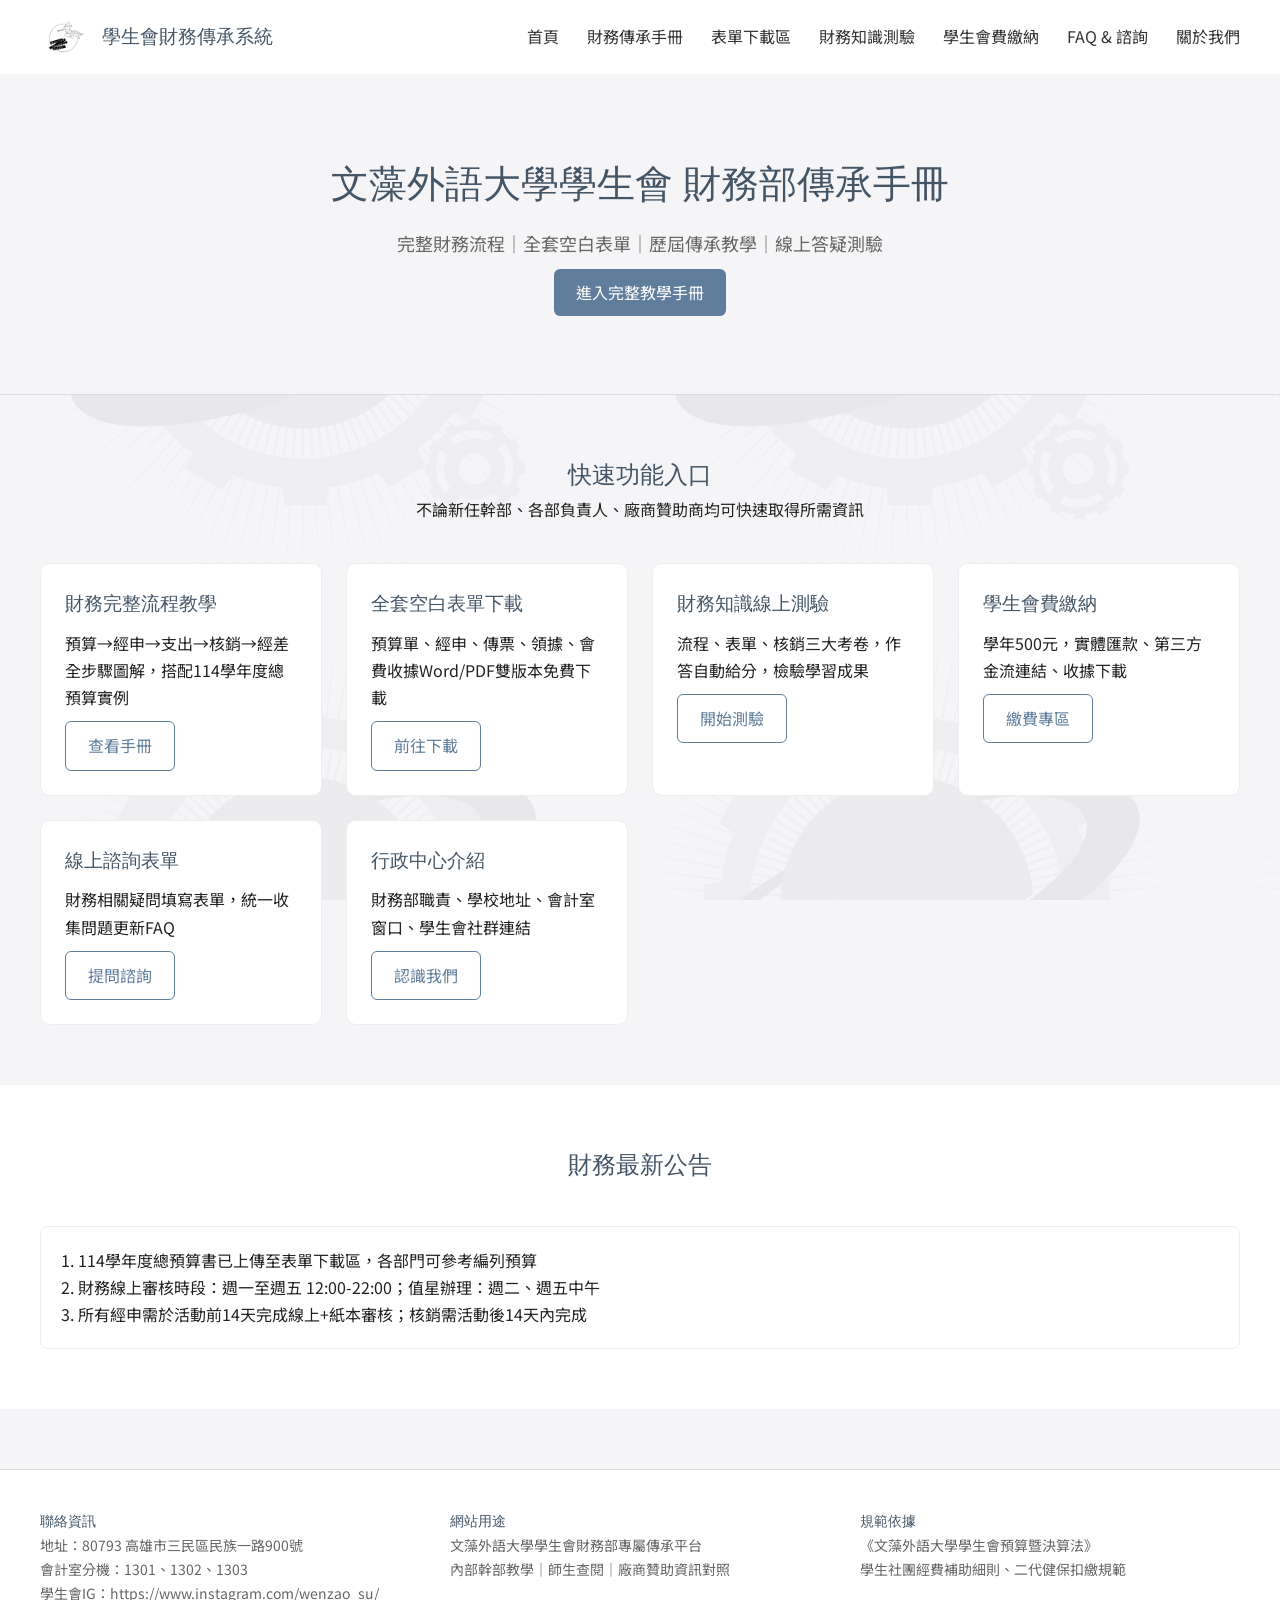
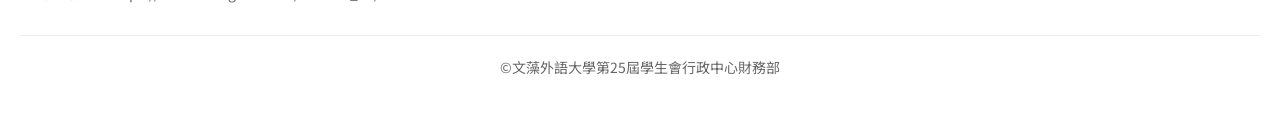
<file: index.html>
<!DOCTYPE html lang="zh-TW">
<html>
<head>
<meta charset="UTF-8">
<meta name="viewport" content="width=device-width,initial-scale=1.0">
<meta name="keywords" content="文藻外語大學,文藻學生會,財務傳承,經費申請,核銷流程,預算單">
<meta name="description" content="文藻外語大學學生會財務部專屬傳承官網，完整財務教學、全套空白表單免費下載">
<meta name="author" content="文藻學生會財務部">
<title>文藻外語大學學生會｜財務傳承專屬官網</title>
<link rel="stylesheet" href="style.css">
<link rel="preconnect" href="https://fonts.googleapis.com">
<link rel="stylesheet" href="https://fonts.googleapis.com/css2?family=Noto+Sans+TC&display=swap">
</head>
<body>
<!-- 導覽列（路徑已修正，暫時移除多語切換避免錯誤） -->
<header>
    <div class="container nav-wrap">
        <div class="logo-area">
            <img class="logo" src="logo.png" alt="文藻學生會會徽">
            <h3>學生會財務傳承系統</h3>
        </div>
        <ul class="nav-list">
            <li><a href="index.html">首頁</a></li>
            <li><a href="handbook.html">財務傳承手冊</a></li>
            <li><a href="download.html">表單下載區</a></li>
            <li><a href="quiz.html">財務知識測驗</a></li>
            <li><a href="fee.html">學生會費繳納</a></li>
            <li><a href="contact.html">FAQ & 諮詢</a></li>
            <li><a href="about.html">關於我們</a></li>
        </ul>
    </div>
</header>

<!-- Banner主視覺 -->
<div class="banner">
    <div class="banner-text">
        <h1>文藻外語大學學生會 財務部傳承手冊</h1>
        <p>完整財務流程｜全套空白表單｜歷屆傳承教學｜線上答疑測驗</p>
        <a href="handbook.html" class="btn">進入完整教學手冊</a>
    </div>
</div>

<!-- 快速入口區 -->
<section class="section">
    <div class="container">
        <div class="section-title">
            <h2>快速功能入口</h2>
            <p>不論新任幹部、各部負責人、廠商贊助商均可快速取得所需資訊</p>
        </div>
        <div class="card-box">
            <div class="card">
                <h3>財務完整流程教學</h3>
                <p>預算→經申→支出→核銷→經差全步驟圖解，搭配114學年度總預算實例</p>
                <a href="handbook.html" class="btn btn-light">查看手冊</a>
            </div>
            <div class="card">
                <h3>全套空白表單下載</h3>
                <p>預算單、經申、傳票、領據、會費收據Word/PDF雙版本免費下載</p>
                <a href="download.html" class="btn btn-light">前往下載</a>
            </div>
            <div class="card">
                <h3>財務知識線上測驗</h3>
                <p>流程、表單、核銷三大考卷，作答自動給分，檢驗學習成果</p>
                <a href="quiz.html" class="btn btn-light">開始測驗</a>
            </div>
            <div class="card">
                <h3>學生會費繳納</h3>
                <p>學年500元，實體匯款、第三方金流連結、收據下載</p>
                <a href="fee.html" class="btn btn-light">繳費專區</a>
            </div>
            <div class="card">
                <h3>線上諮詢表單</h3>
                <p>財務相關疑問填寫表單，統一收集問題更新FAQ</p>
                <a href="contact.html" class="btn btn-light">提問諮詢</a>
            </div>
            <div class="card">
                <h3>行政中心介紹</h3>
                <p>財務部職責、學校地址、會計室窗口、學生會社群連結</p>
                <a href="about.html" class="btn btn-light">認識我們</a>
            </div>
        </div>
    </div>
</section>

<!-- 最新公告區 -->
<section class="section" style="background:#fff;">
    <div class="container">
        <div class="section-title">
            <h2>財務最新公告</h2>
        </div>
        <div style="padding:20px;border:1px #eee solid;border-radius:8px;">
            <p>1. 114學年度總預算書已上傳至表單下載區，各部門可參考編列預算</p>
            <p>2. 財務線上審核時段：週一至週五 12:00-22:00；值星辦理：週二、週五中午</p>
            <p>3. 所有經申需於活動前14天完成線上+紙本審核；核銷需活動後14天內完成</p>
        </div>
    </div>
</section>

<!-- 頁尾 -->
<footer>
    <div class="container footer-wrap">
        <div>
            <h4>聯絡資訊</h4>
            <p>地址：80793 高雄市三民區民族一路900號</p>
            <p>會計室分機：1301、1302、1303</p>
            <p>學生會IG：https://www.instagram.com/wenzao_su/</p>
        </div>
        <div>
            <h4>網站用途</h4>
            <p>文藻外語大學學生會財務部專屬傳承平台</p>
            <p>內部幹部教學｜師生查閱｜廠商贊助資訊對照</p>
        </div>
        <div>
            <h4>規範依據</h4>
            <p>《文藻外語大學學生會預算暨決算法》</p>
            <p>學生社團經費補助細則、二代健保扣繳規範</p>
        </div>
    </div>
    <div class="container" style="margin-top:30px;text-align:center;border-top:1px #eee solid;padding-top:20px;">
        <p>©文藻外語大學第25屆學生會行政中心財務部</p>
    </div>
</footer>
</body>
</html>
</file>
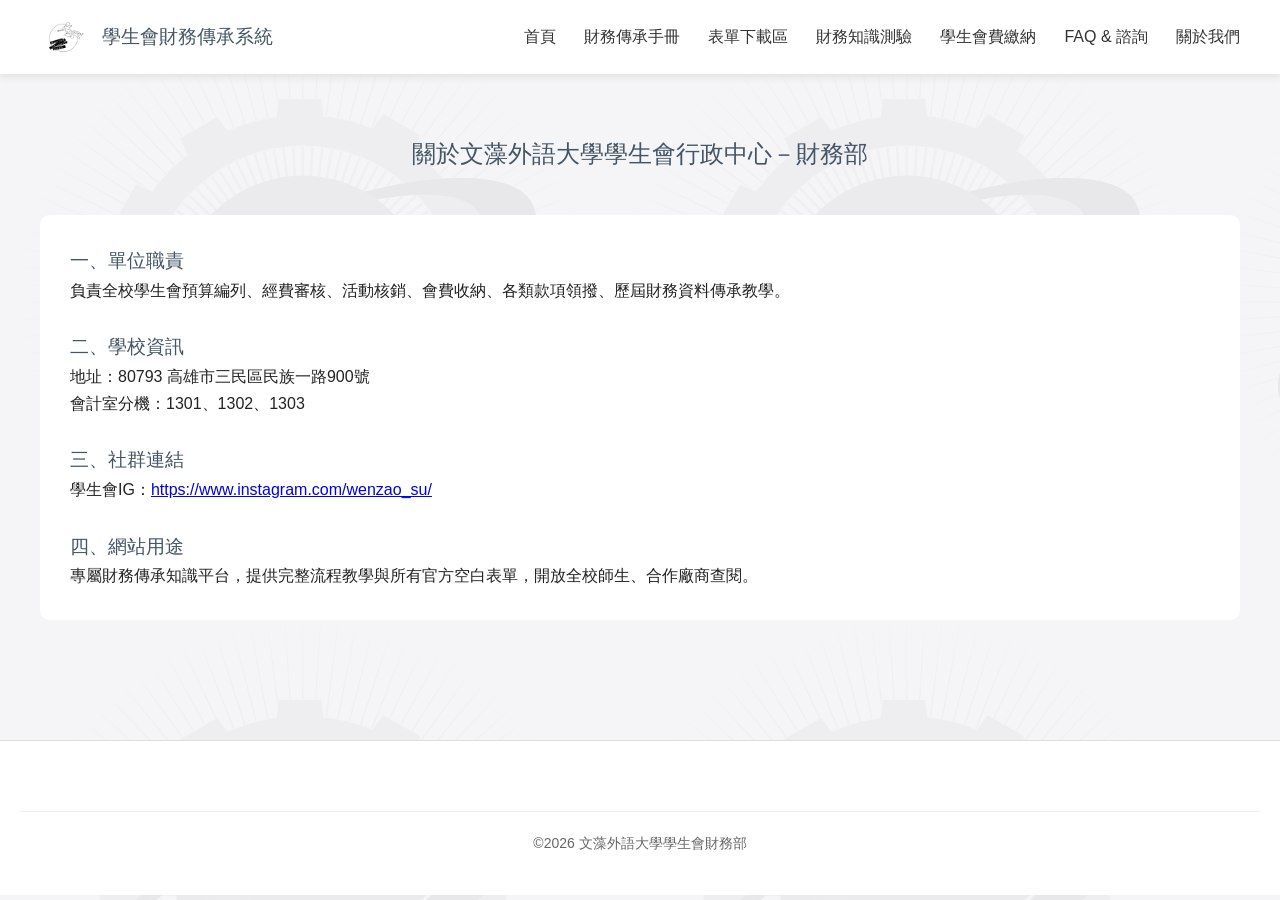
<file: about.html>
<!DOCTYPE html lang="zh-TW">
<html>
<head>
<meta charset="UTF-8">
<meta name="viewport" content="width=device-width,initial-scale=1.0">
<title>關於學生會行政中心</title>
<link rel="stylesheet" href="style.css">
</head>
<body>
<header>
    <div class="container nav-wrap">
        <div class="logo-area">
            <img class="logo" src="logo.png" alt="文藻學生會會徽">
            <h3>學生會財務傳承系統</h3>
        </div>
        <ul class="nav-list">
            <li><a href="index.html">首頁</a></li>
            <li><a href="handbook.html">財務傳承手冊</a></li>
            <li><a href="download.html">表單下載區</a></li>
            <li><a href="quiz.html">財務知識測驗</a></li>
            <li><a href="fee.html">學生會費繳納</a></li>
            <li><a href="contact.html">FAQ & 諮詢</a></li>
            <li><a href="about.html">關於我們</a></li>
        </ul>
    </div>
</header>
<section class="section">
    <div class="container">
        <div class="section-title">
            <h1>關於文藻外語大學學生會行政中心－財務部</h1>
        </div>
        <div style="background:#fff;padding:30px;border-radius:10px;">
            <h3>一、單位職責</h3>
            <p>負責全校學生會預算編列、經費審核、活動核銷、會費收納、各類款項領撥、歷屆財務資料傳承教學。</p>
            <br>
            <h3>二、學校資訊</h3>
            <p>地址：80793 高雄市三民區民族一路900號</p>
            <p>會計室分機：1301、1302、1303</p>
            <br>
            <h3>三、社群連結</h3>
            <p>學生會IG：<a href="https://www.instagram.com/wenzao_su/" target="_blank">https://www.instagram.com/wenzao_su/</a></p>
            <br>
            <h3>四、網站用途</h3>
            <p>專屬財務傳承知識平台，提供完整流程教學與所有官方空白表單，開放全校師生、合作廠商查閱。</p>
        </div>
    </div>
</section>
<footer>
    <div class="container" style="margin-top:30px;text-align:center;border-top:1px #eee solid;padding-top:20px;">
        <p>©2026 文藻外語大學學生會財務部</p>
    </div>
</footer>
</body>
</html>
</file>
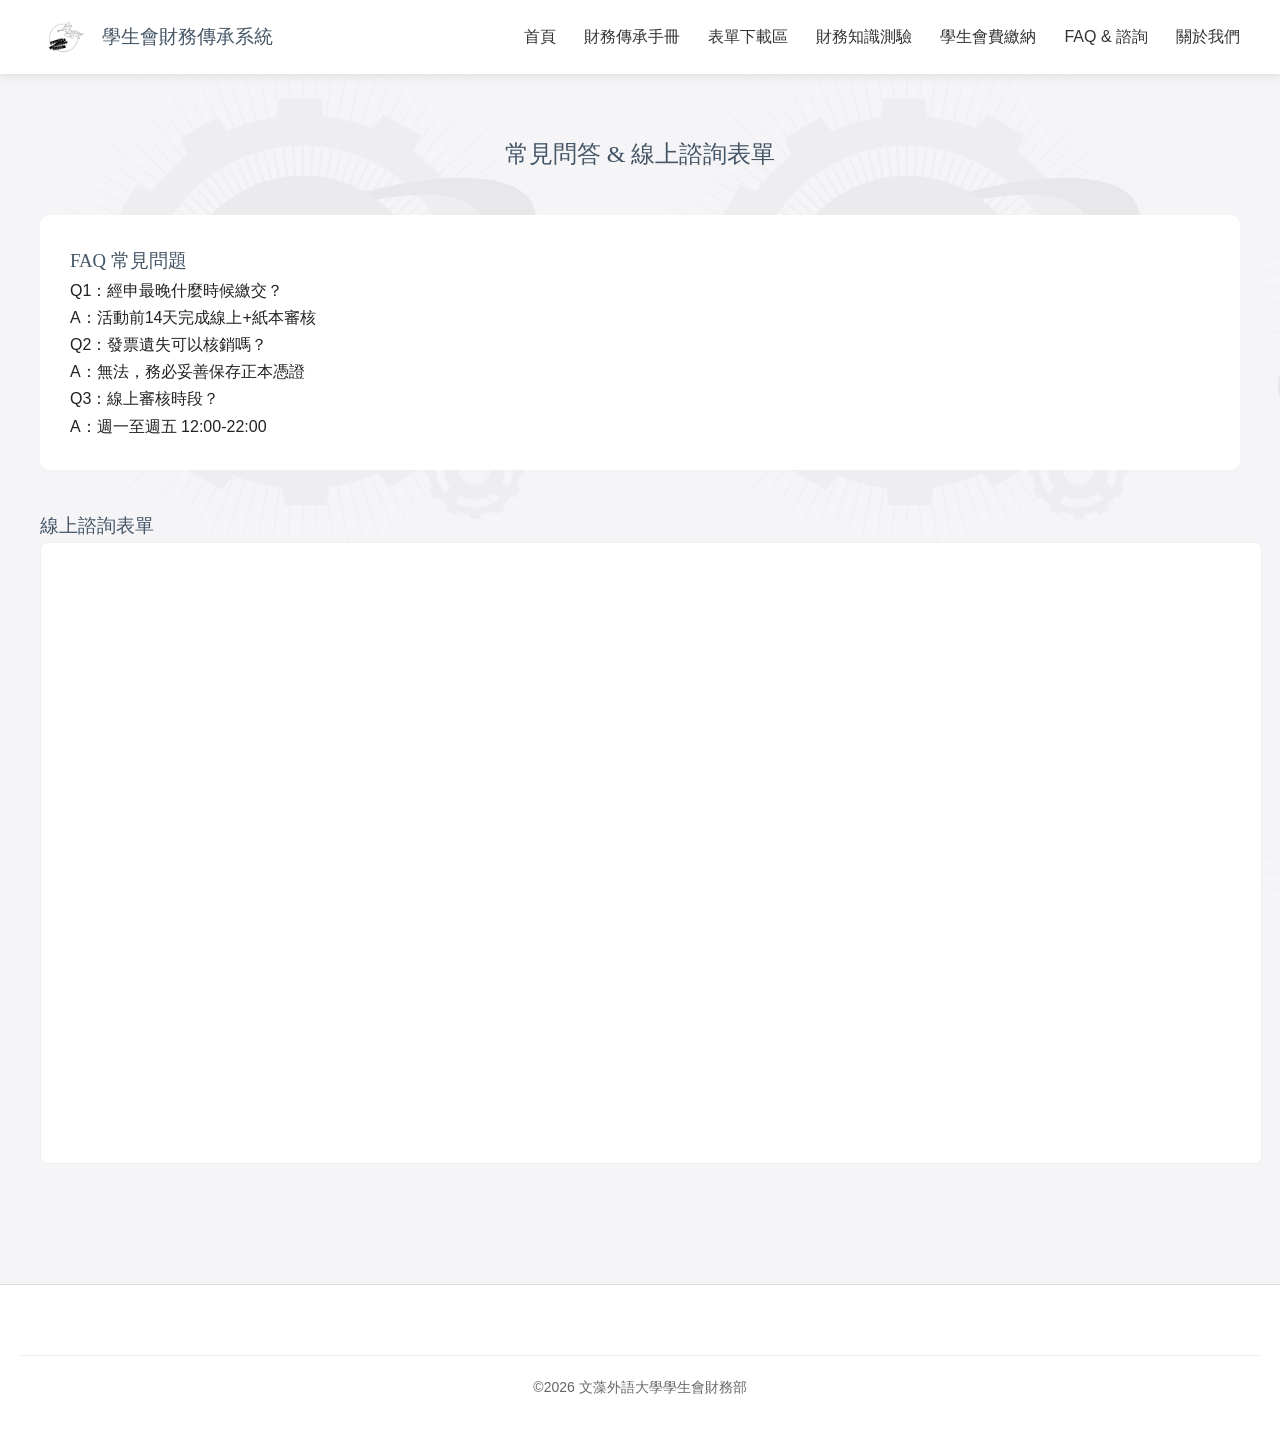
<file: contact.html>
<!DOCTYPE html lang="zh-TW">
<html>
<head>
<meta charset="UTF-8">
<meta name="viewport" content="width=device-width,initial-scale=1.0">
<title>FAQ & 線上諮詢</title>
<link rel="stylesheet" href="style.css">
</head>
<body>
<header>
    <div class="container nav-wrap">
        <div class="logo-area">
            <img class="logo" src="logo.png" alt="文藻學生會會徽">
            <h3>學生會財務傳承系統</h3>
        </div>
        <ul class="nav-list">
            <li><a href="index.html">首頁</a></li>
            <li><a href="handbook.html">財務傳承手冊</a></li>
            <li><a href="download.html">表單下載區</a></li>
            <li><a href="quiz.html">財務知識測驗</a></li>
            <li><a href="fee.html">學生會費繳納</a></li>
            <li><a href="contact.html">FAQ & 諮詢</a></li>
            <li><a href="about.html">關於我們</a></li>
        </ul>
    </div>
</header>
<section class="section">
    <div class="container">
        <div class="section-title">
            <h1>常見問答 & 線上諮詢表單</h1>
        </div>
        <div style="background:#fff;padding:30px;border-radius:10px;margin-bottom:40px;">
            <h3>FAQ 常見問題</h3>
            <p>Q1：經申最晚什麼時候繳交？<br>A：活動前14天完成線上+紙本審核</p>
            <p>Q2：發票遺失可以核銷嗎？<br>A：無法，務必妥善保存正本憑證</p>
            <p>Q3：線上審核時段？<br>A：週一至週五 12:00-22:00</p>
        </div>
        <h3>線上諮詢表單</h3>
        <div class="embed-box">
            <!-- 替換你的Google表單嵌入網址 -->
            <iframe width="100%" height="600" src="" frameborder="0"></iframe>
        </div>
    </div>
</section>
<footer>
    <div class="container" style="margin-top:30px;text-align:center;border-top:1px #eee solid;padding-top:20px;">
        <p>©2026 文藻外語大學學生會財務部</p>
    </div>
</footer>
</body>
</html>
</file>
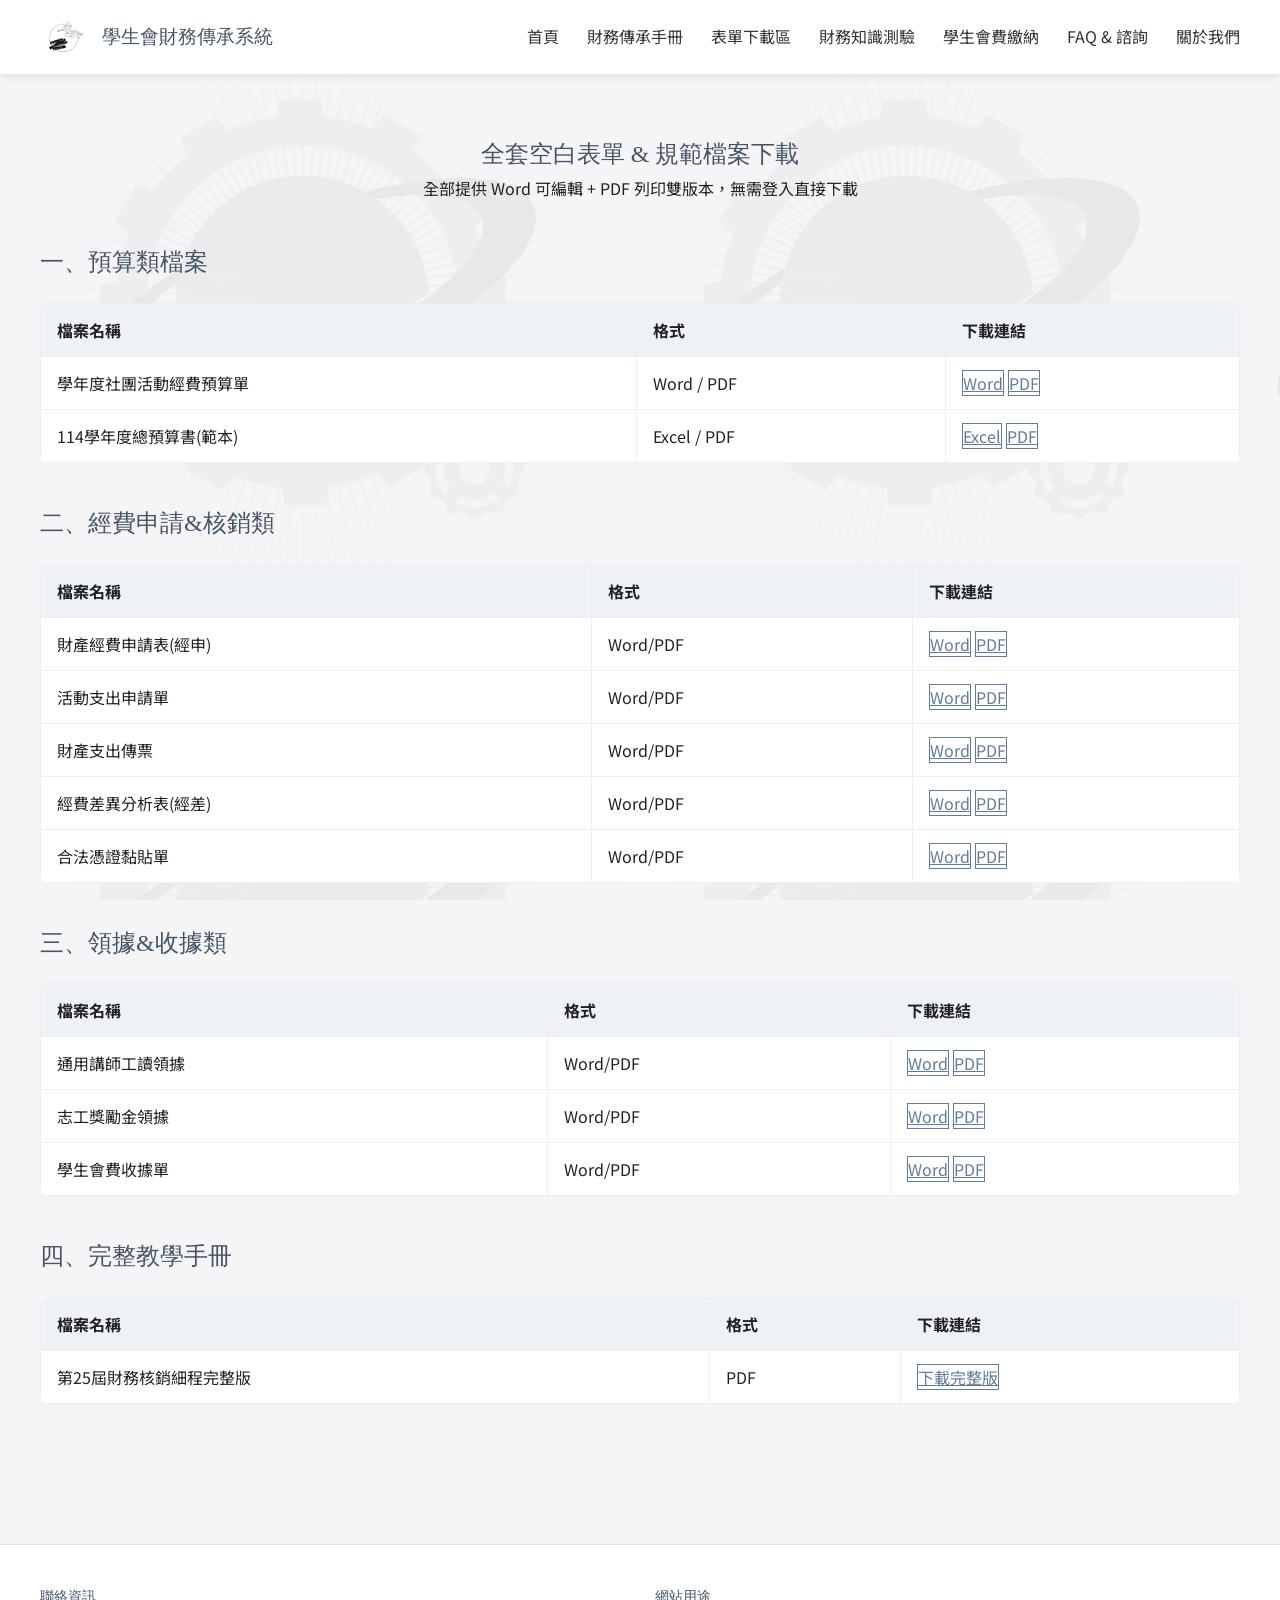
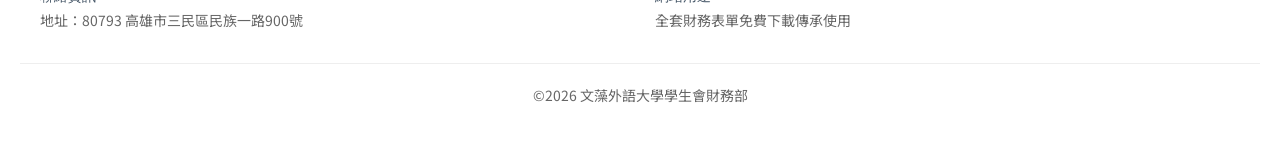
<file: download.html>
<!DOCTYPE html lang="zh-TW">
<html>
<head>
<meta charset="UTF-8">
<meta name="viewport" content="width=device-width,initial-scale=1.0">
<title>表單資源下載區｜財務傳承官網</title>
<link rel="stylesheet" href="style.css">
<link rel="preconnect" href="https://fonts.googleapis.com">
<link rel="stylesheet" href="https://fonts.googleapis.com/css2?family=Noto+Sans+TC&display=swap">
</head>
<body>
<header>
    <div class="container nav-wrap">
        <div class="logo-area">
            <img class="logo" src="logo.png" alt="文藻學生會會徽">
            <h3>學生會財務傳承系統</h3>
        </div>
        <ul class="nav-list">
            <li><a href="index.html">首頁</a></li>
            <li><a href="handbook.html">財務傳承手冊</a></li>
            <li><a href="download.html">表單下載區</a></li>
            <li><a href="quiz.html">財務知識測驗</a></li>
            <li><a href="fee.html">學生會費繳納</a></li>
            <li><a href="contact.html">FAQ & 諮詢</a></li>
            <li><a href="about.html">關於我們</a></li>
        </ul>
    </div>
</header>

<section class="section">
    <div class="container">
        <div class="section-title">
            <h1>全套空白表單 & 規範檔案下載</h1>
            <p>全部提供 Word 可編輯 + PDF 列印雙版本，無需登入直接下載</p>
        </div>

        <h2>一、預算類檔案</h2>
        <table class="download-table">
            <tr><th>檔案名稱</th><th>格式</th><th>下載連結</th></tr>
            <tr>
                <td>學年度社團活動經費預算單</td>
                <td>Word / PDF</td>
                <td>
                    <a href="預算單空白單.docx" class="btn-light">Word</a>
                    <a href="預算單空白單.pdf" class="btn-light">PDF</a>
                </td>
            </tr>
            <tr>
                <td>114學年度總預算書(範本)</td>
                <td>Excel / PDF</td>
                <td>
                    <a href="114學年度總預算書.xlsx" class="btn-light">Excel</a>
                    <a href="114學年度總預算書（30萬分配預算書）.pdf" class="btn-light">PDF</a>
                </td>
            </tr>
        </table>

        <h2 style="margin-top:40px;">二、經費申請&核銷類</h2>
        <table class="download-table">
            <tr><th>檔案名稱</th><th>格式</th><th>下載連結</th></tr>
            <tr>
                <td>財產經費申請表(經申)</td>
                <td>Word/PDF</td>
                <td>
                    <a href="財產經費申請表（經申）.docx" class="btn-light">Word</a>
                    <a href="財產經費申請表（經申）.pdf" class="btn-light">PDF</a>
                </td>
            </tr>
            <tr>
                <td>活動支出申請單</td>
                <td>Word/PDF</td>
                <td>
                    <a href="支出申請單.docx" class="btn-light">Word</a>
                    <a href="支出申請單.pdf" class="btn-light">PDF</a>
                </td>
            </tr>
            <tr>
                <td>財產支出傳票</td>
                <td>Word/PDF</td>
                <td>
                    <a href="財產支出傳票（傳票）.docx" class="btn-light">Word</a>
                    <a href="財產支出傳票（傳票）.pdf" class="btn-light">PDF</a>
                </td>
            </tr>
            <tr>
                <td>經費差異分析表(經差)</td>
                <td>Word/PDF</td>
                <td>
                    <a href="經費差異分析表（經差）.docx" class="btn-light">Word</a>
                    <a href="經費差異分析表（經差）.pdf" class="btn-light">PDF</a>
                </td>
            </tr>
            <tr>
                <td>合法憑證黏貼單</td>
                <td>Word/PDF</td>
                <td>
                    <a href="合法憑證.docx" class="btn-light">Word</a>
                    <a href="合法憑證.pdf" class="btn-light">PDF</a>
                </td>
            </tr>
        </table>

        <h2 style="margin-top:40px;">三、領據&收據類</h2>
        <table class="download-table">
            <tr><th>檔案名稱</th><th>格式</th><th>下載連結</th></tr>
            <tr>
                <td>通用講師工讀領據</td>
                <td>Word/PDF</td>
                <td>
                    <a href="文藻外語大學 領據.docx" class="btn-light">Word</a>
                    <a href="文藻外語大學 領據.pdf" class="btn-light">PDF</a>
                </td>
            </tr>
            <tr>
                <td>志工獎勵金領據</td>
                <td>Word/PDF</td>
                <td>
                    <a href="志工獎勵金領據.docx" class="btn-light">Word</a>
                    <a href="志工獎勵金領據.pdf" class="btn-light">PDF</a>
                </td>
            </tr>
            <tr>
                <td>學生會費收據單</td>
                <td>Word/PDF</td>
                <td>
                    <a href="學生會費收據單.docx" class="btn-light">Word</a>
                    <a href="學生會費收據單.pdf" class="btn-light">PDF</a>
                </td>
            </tr>
        </table>

        <h2 style="margin-top:40px;">四、完整教學手冊</h2>
        <table class="download-table">
            <tr><th>檔案名稱</th><th>格式</th><th>下載連結</th></tr>
            <tr>
                <td>第25屆財務核銷細程完整版</td>
                <td>PDF</td>
                <td><a href="25th 財務核銷細程.pdf" class="btn-light">下載完整版</a></td>
            </tr>
        </table>
    </div>
</section>

<footer>
    <div class="container footer-wrap">
        <div>
            <h4>聯絡資訊</h4>
            <p>地址：80793 高雄市三民區民族一路900號</p>
        </div>
        <div>
            <h4>網站用途</h4>
            <p>全套財務表單免費下載傳承使用</p>
        </div>
    </div>
    <div class="container" style="margin-top:30px;text-align:center;border-top:1px #eee solid;padding-top:20px;">
        <p>©2026 文藻外語大學學生會財務部</p>
    </div>
</footer>
</body>
</html>
</file>
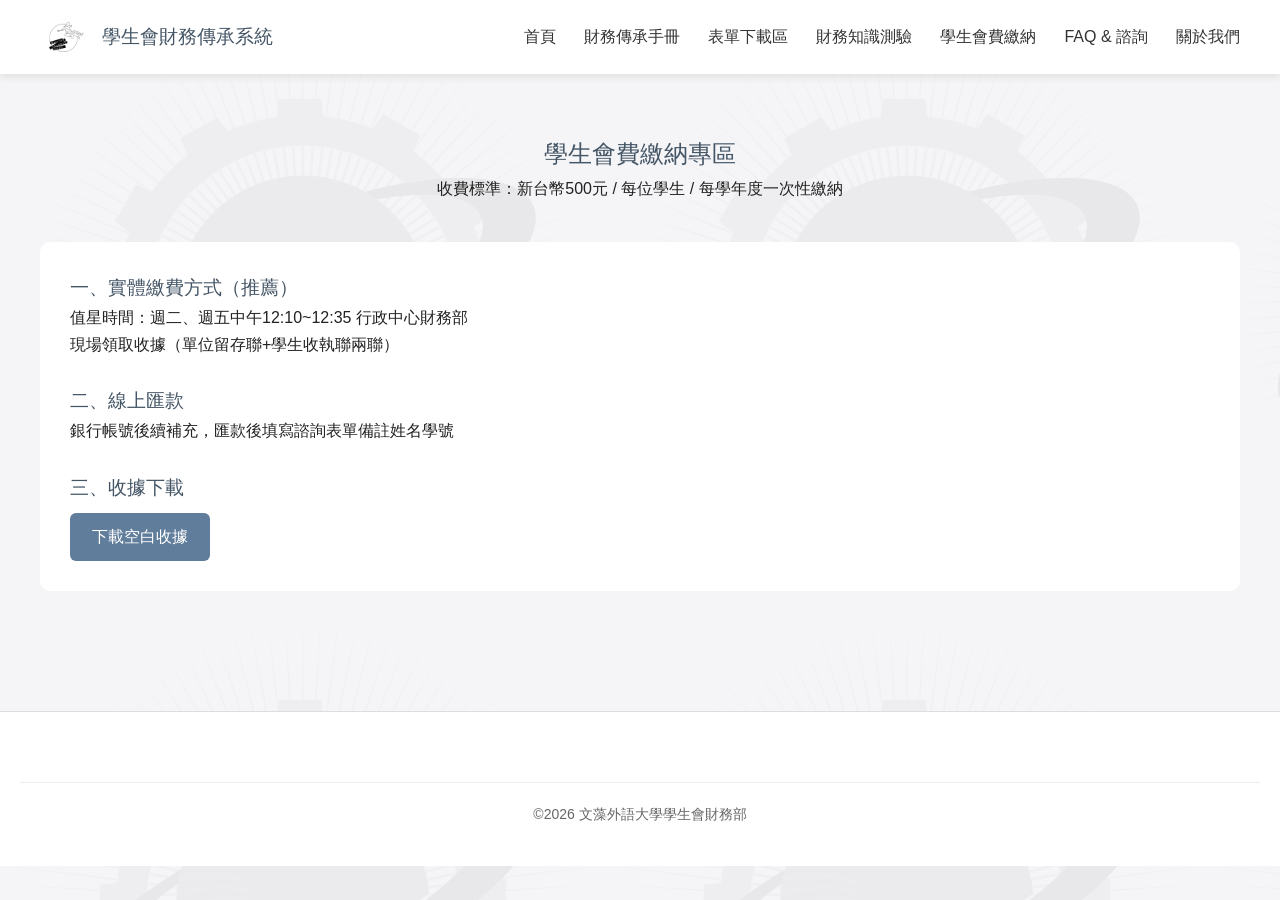
<file: fee.html>
<!DOCTYPE html lang="zh-TW">
<html>
<head>
<meta charset="UTF-8">
<meta name="viewport" content="width=device-width,initial-scale=1.0">
<title>學生會費繳納專區</title>
<link rel="stylesheet" href="style.css">
</head>
<body>
<header>
    <div class="container nav-wrap">
        <div class="logo-area">
            <img class="logo" src="logo.png" alt="文藻學生會會徽">
            <h3>學生會財務傳承系統</h3>
        </div>
        <ul class="nav-list">
            <li><a href="index.html">首頁</a></li>
            <li><a href="handbook.html">財務傳承手冊</a></li>
            <li><a href="download.html">表單下載區</a></li>
            <li><a href="quiz.html">財務知識測驗</a></li>
            <li><a href="fee.html">學生會費繳納</a></li>
            <li><a href="contact.html">FAQ & 諮詢</a></li>
            <li><a href="about.html">關於我們</a></li>
        </ul>
    </div>
</header>
<section class="section">
    <div class="container">
        <div class="section-title">
            <h1>學生會費繳納專區</h1>
            <p>收費標準：新台幣500元 / 每位學生 / 每學年度一次性繳納</p>
        </div>
        <div style="background:#fff;padding:30px;border-radius:10px;">
            <h3>一、實體繳費方式（推薦）</h3>
            <p>值星時間：週二、週五中午12:10~12:35 行政中心財務部</p>
            <p>現場領取收據（單位留存聯+學生收執聯兩聯）</p>
            <br>
            <h3>二、線上匯款</h3>
            <p>銀行帳號後續補充，匯款後填寫諮詢表單備註姓名學號</p>
            <br>
            <h3>三、收據下載</h3>
            <a href="學生會費收據單.docx" class="btn">下載空白收據</a>
        </div>
    </div>
</section>
<footer>
    <div class="container" style="margin-top:30px;text-align:center;border-top:1px #eee solid;padding-top:20px;">
        <p>©2026 文藻外語大學學生會財務部</p>
    </div>
</footer>
</body>
</html>
</file>
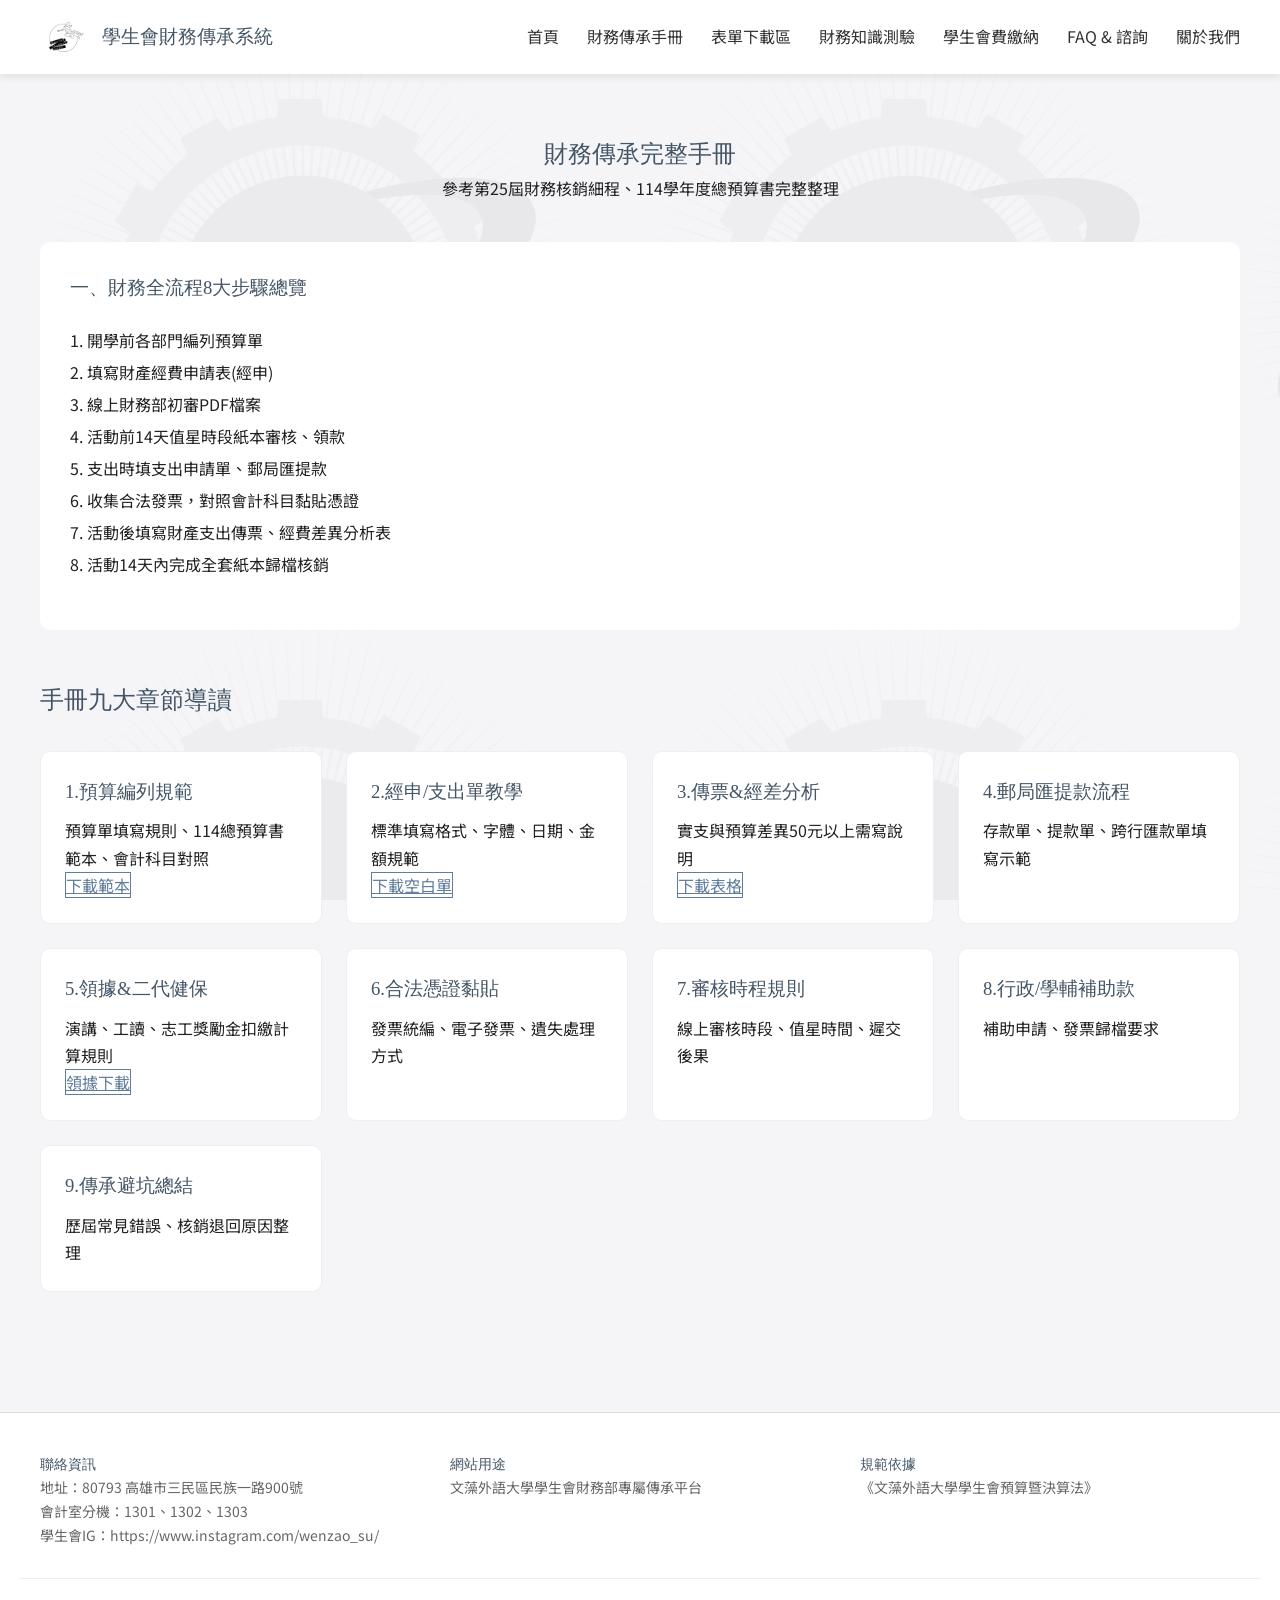
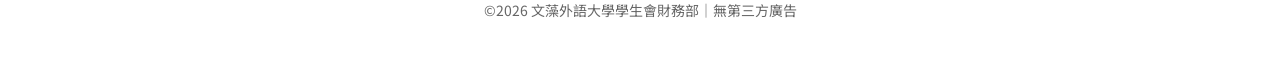
<file: handbook.html>
<!DOCTYPE html lang="zh-TW">
<html>
<head>
<meta charset="UTF-8">
<meta name="viewport" content="width=device-width,initial-scale=1.0">
<meta name="keywords" content="財務核銷,預算,經申,支出傳票,經差">
<meta name="description" content="文藻學生會完整財務傳承手冊，8大步驟完整教學">
<title>財務傳承手冊｜文藻學生會財務官網</title>
<link rel="stylesheet" href="style.css">
<link rel="preconnect" href="https://fonts.googleapis.com">
<link rel="stylesheet" href="https://fonts.googleapis.com/css2?family=Noto+Sans+TC&display=swap">
</head>
<body>
<header>
    <div class="container nav-wrap">
        <div class="logo-area">
            <img class="logo" src="logo.png" alt="文藻學生會會徽">
            <h3>學生會財務傳承系統</h3>
        </div>
        <ul class="nav-list">
            <li><a href="index.html">首頁</a></li>
            <li><a href="handbook.html">財務傳承手冊</a></li>
            <li><a href="download.html">表單下載區</a></li>
            <li><a href="quiz.html">財務知識測驗</a></li>
            <li><a href="fee.html">學生會費繳納</a></li>
            <li><a href="contact.html">FAQ & 諮詢</a></li>
            <li><a href="about.html">關於我們</a></li>
        </ul>
    </div>
</header>

<section class="section">
    <div class="container">
        <div class="section-title">
            <h1>財務傳承完整手冊</h1>
            <p>參考第25屆財務核銷細程、114學年度總預算書完整整理</p>
        </div>
        <div style="background:#fff;padding:30px;border-radius:10px;margin-bottom:50px;">
            <h3>一、財務全流程8大步驟總覽</h3>
            <div style="margin:20px 0;line-height:2;">
                <p>1. 開學前各部門編列預算單</p>
                <p>2. 填寫財產經費申請表(經申)</p>
                <p>3. 線上財務部初審PDF檔案</p>
                <p>4. 活動前14天值星時段紙本審核、領款</p>
                <p>5. 支出時填支出申請單、郵局匯提款</p>
                <p>6. 收集合法發票，對照會計科目黏貼憑證</p>
                <p>7. 活動後填寫財產支出傳票、經費差異分析表</p>
                <p>8. 活動14天內完成全套紙本歸檔核銷</p>
            </div>
        </div>
        <h2>手冊九大章節導讀</h2>
        <div class="card-box" style="margin-top:30px;">
            <div class="card">
                <h3>1.預算編列規範</h3>
                <p>預算單填寫規則、114總預算書範本、會計科目對照</p>
                <a href="download.html" class="btn-light">下載範本</a>
            </div>
            <div class="card">
                <h3>2.經申/支出單教學</h3>
                <p>標準填寫格式、字體、日期、金額規範</p>
                <a href="download.html" class="btn-light">下載空白單</a>
            </div>
            <div class="card">
                <h3>3.傳票&經差分析</h3>
                <p>實支與預算差異50元以上需寫說明</p>
                <a href="download.html" class="btn-light">下載表格</a>
            </div>
            <div class="card">
                <h3>4.郵局匯提款流程</h3>
                <p>存款單、提款單、跨行匯款單填寫示範</p>
            </div>
            <div class="card">
                <h3>5.領據&二代健保</h3>
                <p>演講、工讀、志工獎勵金扣繳計算規則</p>
                <a href="download.html" class="btn-light">領據下載</a>
            </div>
            <div class="card">
                <h3>6.合法憑證黏貼</h3>
                <p>發票統編、電子發票、遺失處理方式</p>
            </div>
            <div class="card">
                <h3>7.審核時程規則</h3>
                <p>線上審核時段、值星時間、遲交後果</p>
            </div>
            <div class="card">
                <h3>8.行政/學輔補助款</h3>
                <p>補助申請、發票歸檔要求</p>
            </div>
            <div class="card">
                <h3>9.傳承避坑總結</h3>
                <p>歷屆常見錯誤、核銷退回原因整理</p>
            </div>
        </div>
    </div>
</section>

<footer>
    <div class="container footer-wrap">
        <div>
            <h4>聯絡資訊</h4>
            <p>地址：80793 高雄市三民區民族一路900號</p>
            <p>會計室分機：1301、1302、1303</p>
            <p>學生會IG：https://www.instagram.com/wenzao_su/</p>
        </div>
        <div>
            <h4>網站用途</h4>
            <p>文藻外語大學學生會財務部專屬傳承平台</p>
        </div>
        <div>
            <h4>規範依據</h4>
            <p>《文藻外語大學學生會預算暨決算法》</p>
        </div>
    </div>
    <div class="container" style="margin-top:30px;text-align:center;border-top:1px #eee solid;padding-top:20px;">
        <p>©2026 文藻外語大學學生會財務部｜無第三方廣告</p>
    </div>
</footer>
</body>
</html>
</file>
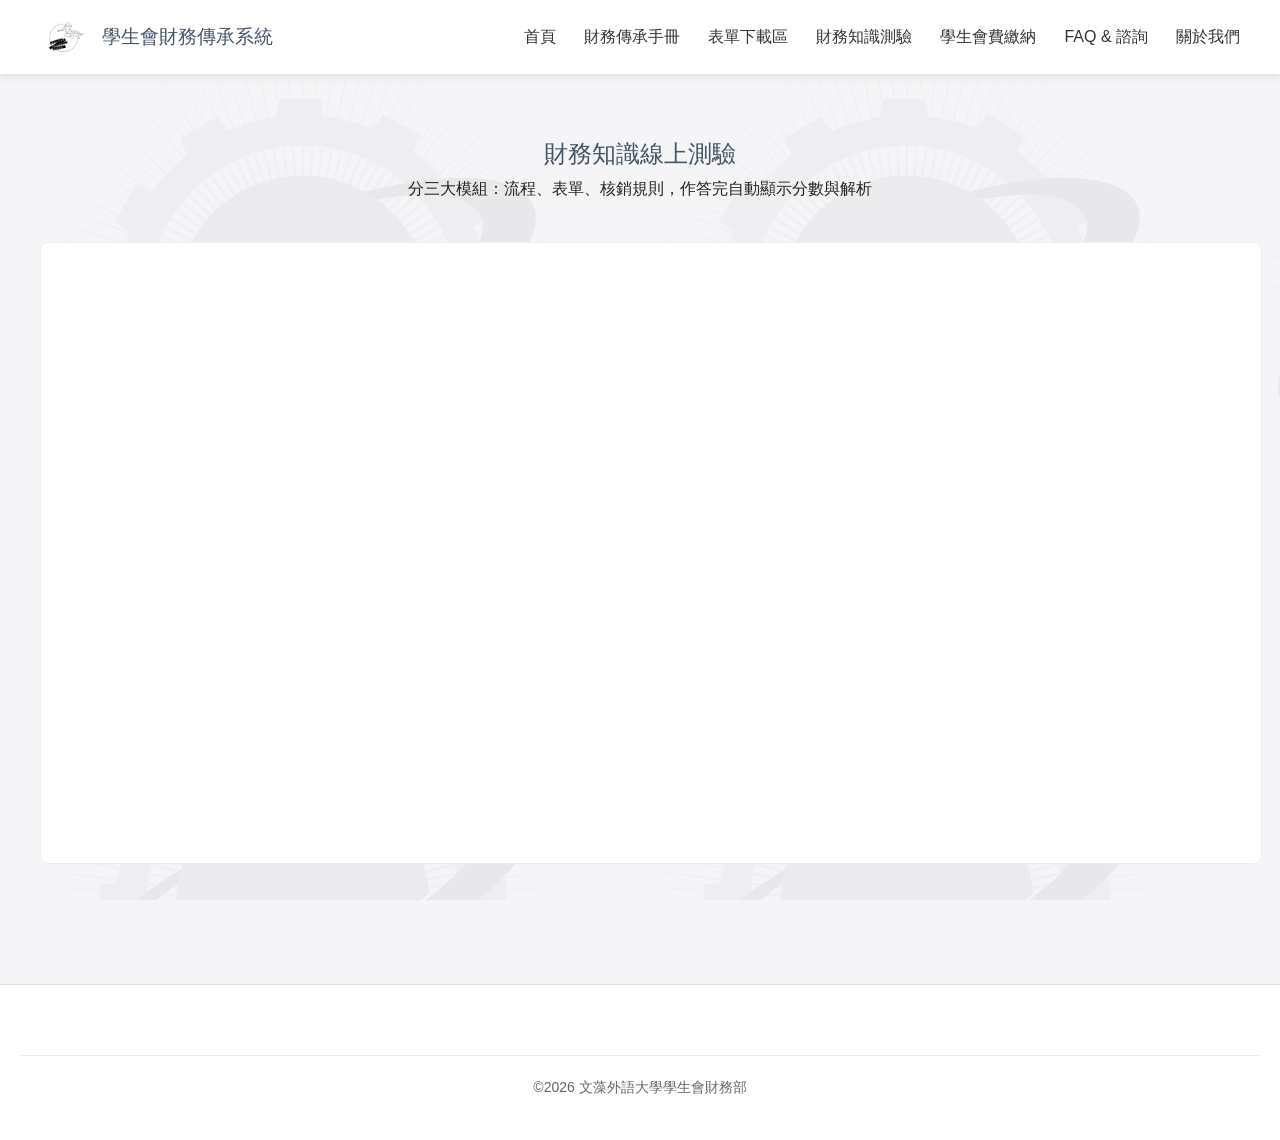
<file: quiz.html>
<!DOCTYPE html lang="zh-TW">
<html>
<head>
<meta charset="UTF-8">
<meta name="viewport" content="width=device-width,initial-scale=1.0">
<title>財務知識測驗｜文藻財務官網</title>
<link rel="stylesheet" href="style.css">
</head>
<body>
<header>
    <div class="container nav-wrap">
        <div class="logo-area">
            <img class="logo" src="logo.png" alt="文藻學生會會徽">
            <h3>學生會財務傳承系統</h3>
        </div>
        <ul class="nav-list">
            <li><a href="index.html">首頁</a></li>
            <li><a href="handbook.html">財務傳承手冊</a></li>
            <li><a href="download.html">表單下載區</a></li>
            <li><a href="quiz.html">財務知識測驗</a></li>
            <li><a href="fee.html">學生會費繳納</a></li>
            <li><a href="contact.html">FAQ & 諮詢</a></li>
            <li><a href="about.html">關於我們</a></li>
        </ul>
    </div>
</header>
<section class="section">
    <div class="container">
        <div class="section-title">
            <h1>財務知識線上測驗</h1>
            <p>分三大模組：流程、表單、核銷規則，作答完自動顯示分數與解析</p>
        </div>
        <div class="embed-box">
            <!-- 後續替換你建立的Google問卷嵌入網址 -->
            <iframe width="100%" height="600" src="" frameborder="0" marginheight="0" marginwidth="0">載入測驗問卷中...</iframe>
        </div>
    </div>
</section>
<footer>
    <div class="container" style="margin-top:30px;text-align:center;border-top:1px #eee solid;padding-top:20px;">
        <p>©2026 文藻外語大學學生會財務部</p>
    </div>
</footer>
</body>
</html>
</file>
<file: style.css>
/* 全域基礎設定 */
*{margin:0;padding:0;box-sizing:border;font-family:"Noto Sans TC",sans-serif;}
body{background:#f5f5f7;color:#222;line-height:1.7;}
h1,h2,h3,h4{font-family:"標楷體",serif;color:#445566;font-weight:normal;}
.container{max-width:1200px;margin:0 auto;padding:0 20px;}
/* 導覽列 */
header{background:#fff;box-shadow:0 2px 8px #ddd;position:sticky;top:0;z:999;}
.nav-wrap{display:flex;justify-content:space-between;align-items:center;padding:12px 20px;flex-wrap:wrap;gap:15px;}
.logo-area{display:flex;gap:12px;align-items:center;}
.logo{width:50px;height:50px;border-radius:8px;}
.nav-list{display:flex;gap:28px;list-style:none;flex-wrap:wrap;}
.nav-list a{text-decoration:none;color:#333;padding:8px 0;position:relative;}
.nav-list a:hover{color:#607d9b;}
.lang-select{padding:6px 10px;border:1px #ddd solid;border-radius:6px;background:#fff;}
/* 首頁Banner */
.banner{width:100%;height:320px;background:#f5f5f7;display:flex;align-items:center;justify-content:center;position:relative;overflow:hidden;border-bottom:1px #ddd solid;}
.banner-text{text-align:center;z-index:2;}
.banner h1{font-size:38px;margin-bottom:12px;}
.banner p{font-size:18px;color:#666;}
/* 模組區塊通用 */
.section{padding:60px 0;}
.section-title{text-align:center;margin-bottom:40px;}
.card-box{display:grid;grid-template-columns:repeat(auto-fit,minmax(280px,1fr));gap:24px;}
.card{background:#fff;padding:24px;border-radius:10px;border:1px #eee solid;transition:0.2s;}
.card:hover{box-shadow:0 4px 12px #e0e3eb;transform:translateY(-4px);}
.card h3{margin-bottom:10px;}
.btn{display:inline-block;padding:10px 22px;background:#607d9b;color:#fff;border-radius:6px;text-decoration:none;margin-top:10px;border:none;cursor:pointer;}
.btn-light{background:#fff;color:#607d9b;border:1px #607d9b solid;}
/* 下載區表格 */
.download-table{width:100%;border-collapse:collapse;background:#fff;border-radius:8px;overflow:hidden;margin:20px 0;}
.download-table th,.download-table td{padding:14px 16px;border:1px #eee solid;text-align:left;}
.download-table th{background:#eef2f7;}
/* 頁尾 */
footer{background:#fff;border-top:1px #ddd solid;padding:40px 0;margin-top:60px;color:#666;font-size:14px;}
.footer-wrap{display:grid;grid-template-columns:repeat(auto-fit,minmax(250px,1fr));gap:30px;}
/* 浮水印全域 */
body::after{content:"";position:fixed;top:0;left:0;width:100%;height:100%;background:url(assets/images/watermark.png) repeat;opacity:0.05;pointer-events:none;z-index:-1;}
/* RWD手機適配 */
@media(max-width:768px){
    .nav-list{gap:14px;font-size:14px;}
    .banner h1{font-size:26px;}
    .section{padding:35px 0;}
}
/* 嵌入表單容器 */
.embed-box{width:100%;min-height:600px;border:1px #eee solid;border-radius:8px;padding:10px;background:#fff;}
</file>
